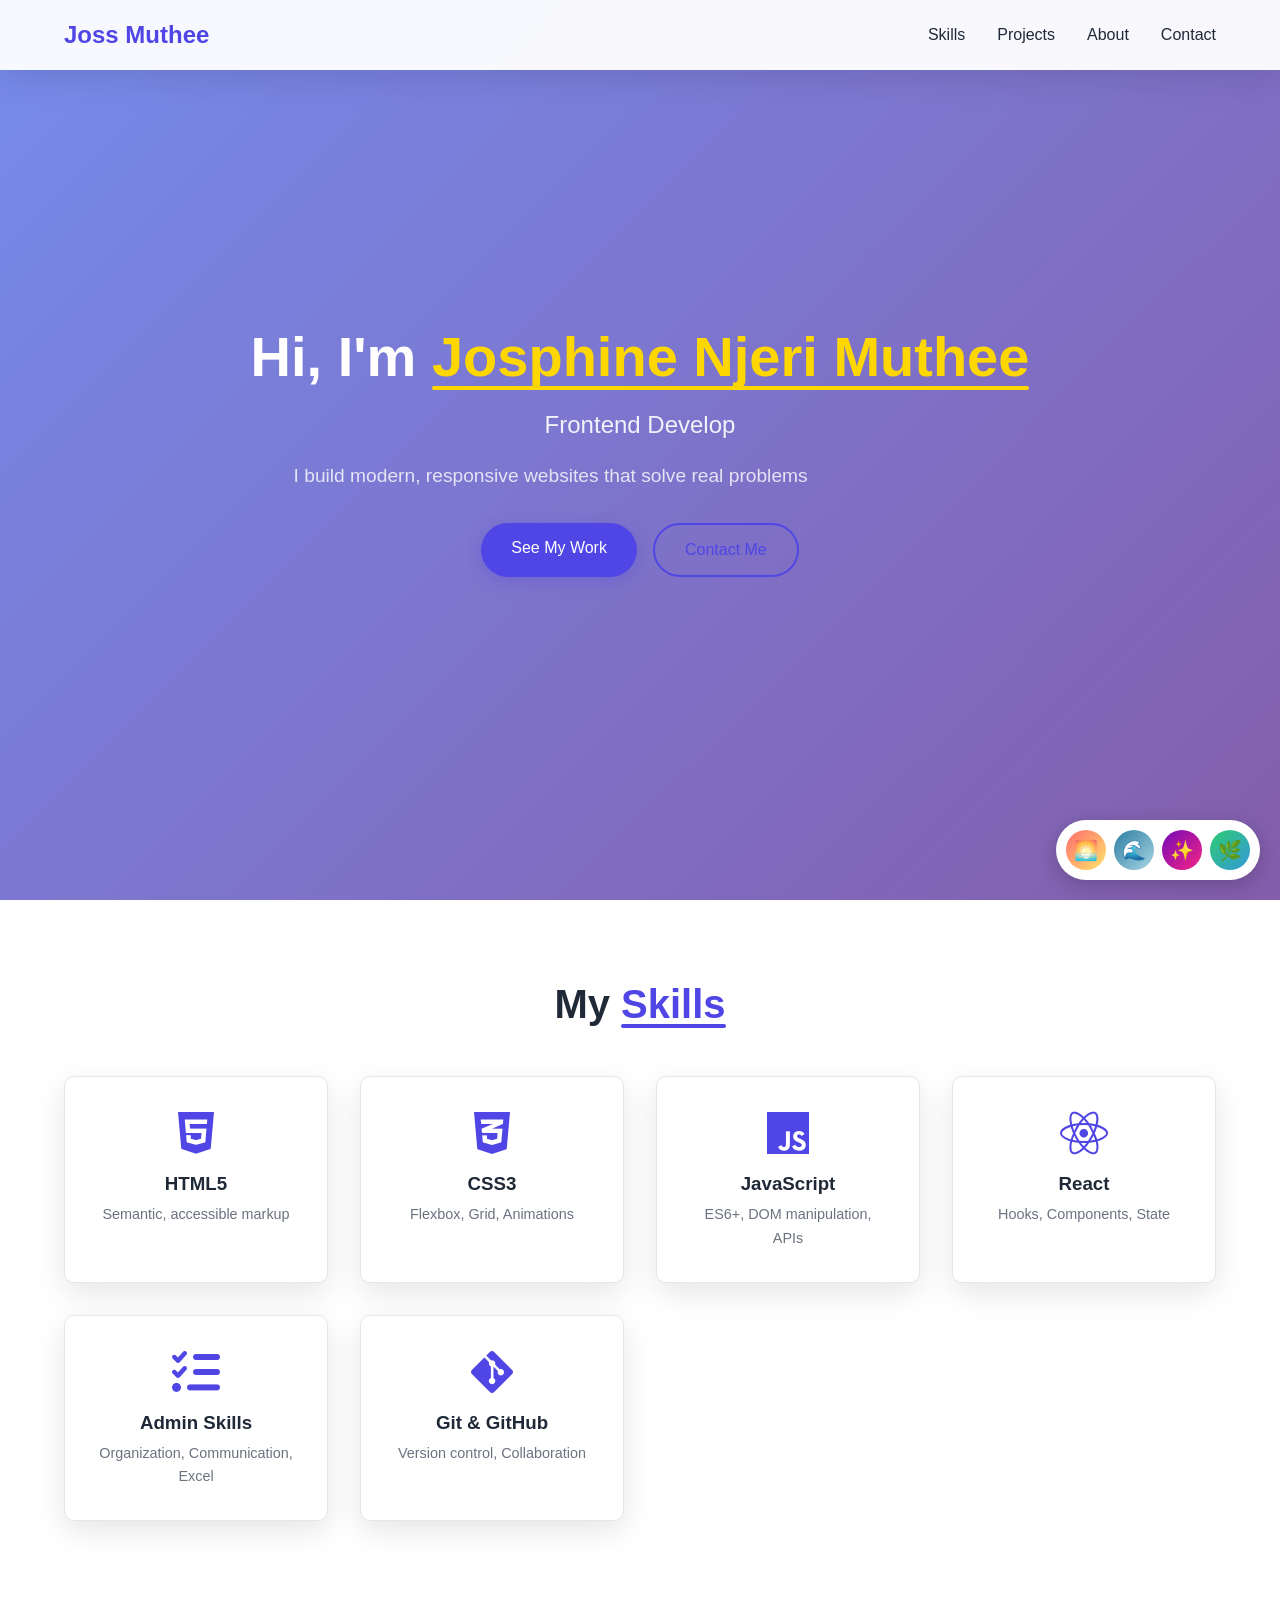
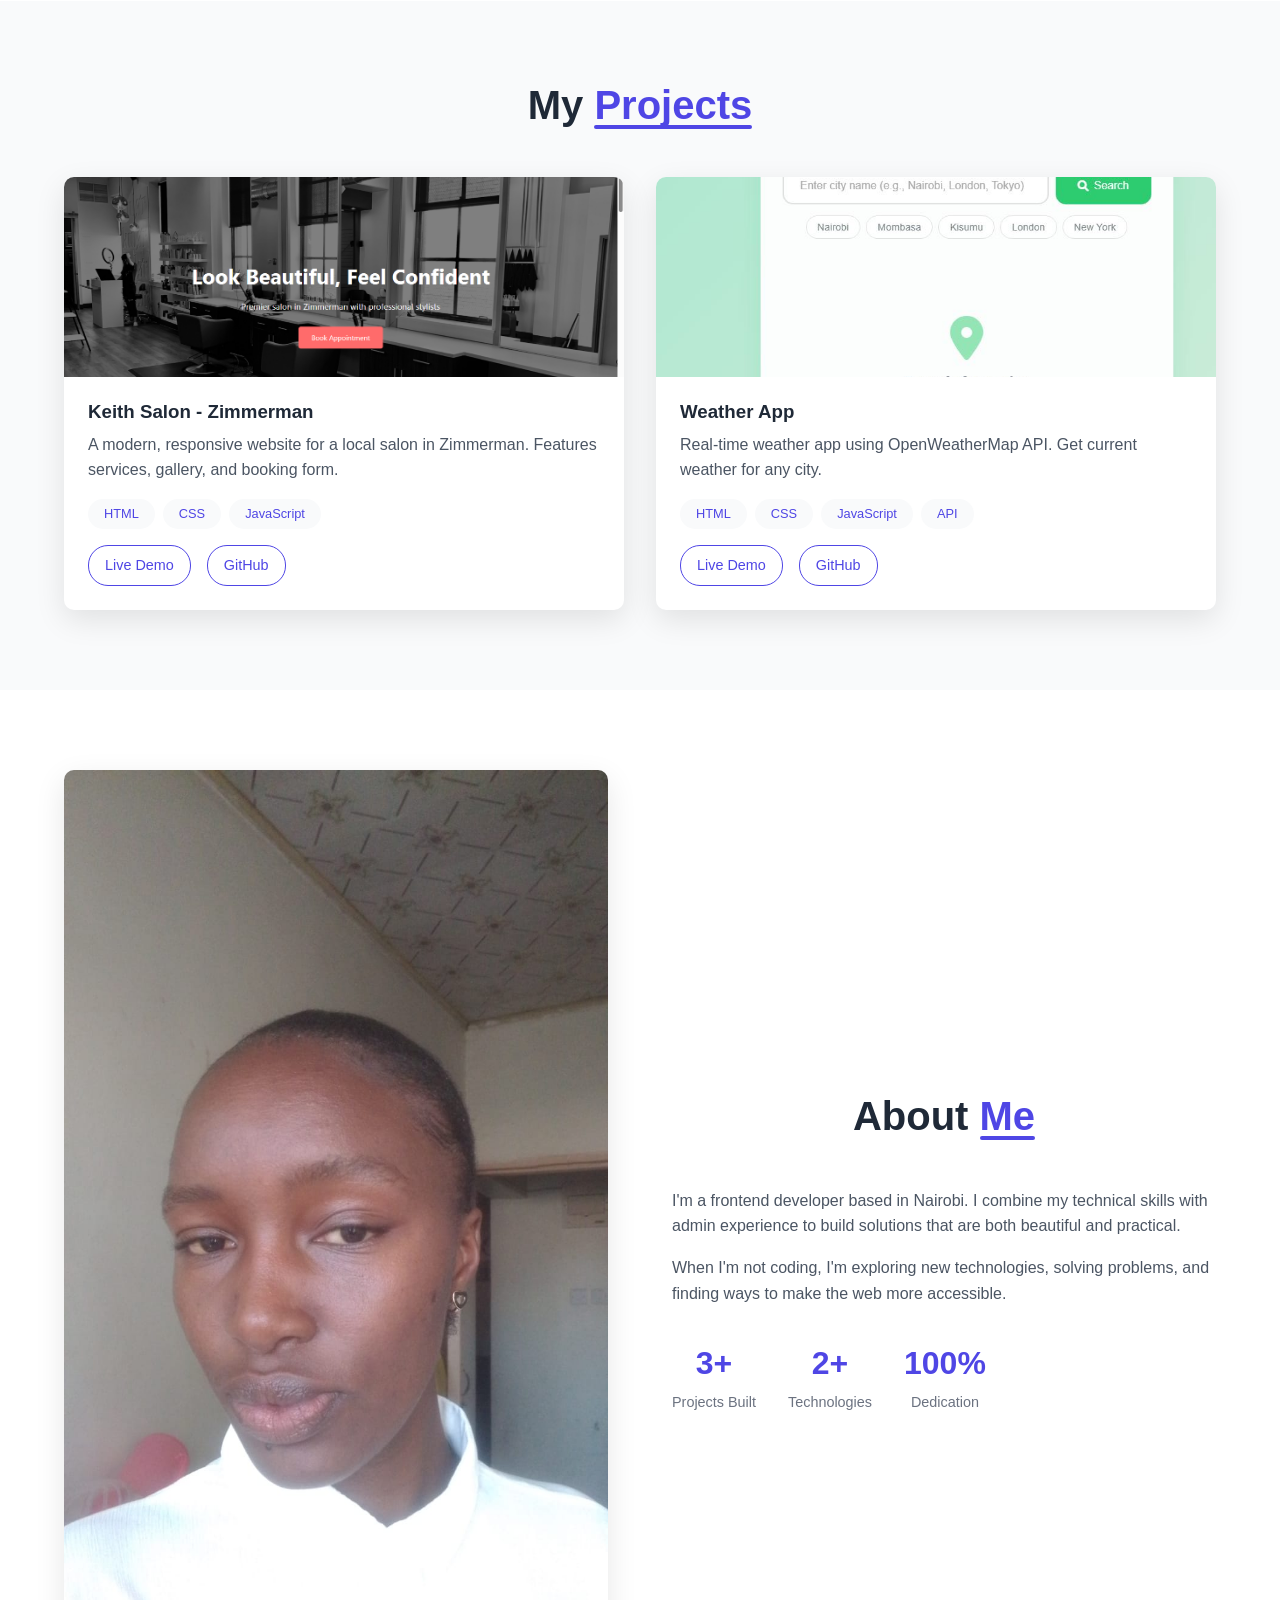
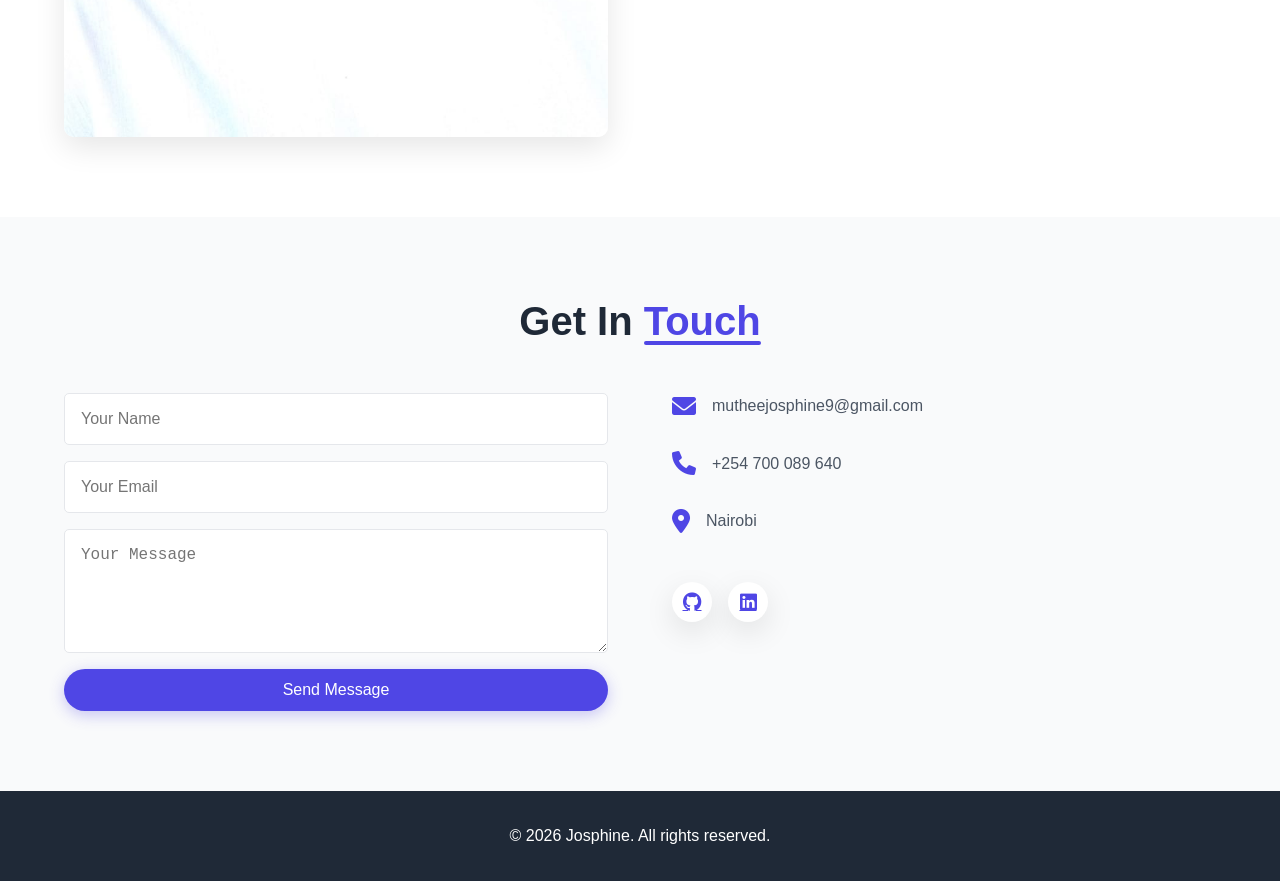
<file: index.html>
<!DOCTYPE html>
<html lang="en">
<head>
    <meta charset="UTF-8">
    <meta name="viewport" content="width=device-width, initial-scale=1.0">
    <title>Your Name - Frontend Developer</title>
    <link rel="stylesheet" href="style.css">
    <!-- Font Awesome for icons -->
    <link rel="stylesheet" href="https://cdnjs.cloudflare.com/ajax/libs/font-awesome/6.0.0/css/all.min.css">
</head>
<body>
    <!-- HERO SECTION -->
    <header class="hero">
        <nav class="navbar">
            <div class="logo">Joss Muthee</div>
            <ul class="nav-links">
                <li><a href="#skills">Skills</a></li>
                <li><a href="#projects">Projects</a></li>
                <li><a href="#about">About</a></li>
                <li><a href="#contact">Contact</a></li>
            </ul>
        </nav>
        
        <div class="hero-content">
            <h1 class="hero-title">Hi, I'm <span class="highlight">Josphine Njeri Muthee</span></h1>
            <p class="hero-subtitle">Frontend Developer from Nairobi, Kenya.</p>
            <p class="hero-description">I build modern, responsive websites that solve real problems</p>
            <div class="hero-buttons">
                <a href="#projects" class="btn btn-primary">See My Work</a>
                <a href="#contact" class="btn btn-secondary">Contact Me</a>
            </div>
        </div>
    </header>

    <!-- SKILLS SECTION -->
    <section id="skills" class="skills">
        <h2 class="section-title">My <span class="highlight">Skills</span></h2>
        <div class="skills-grid">
            <div class="skill-card">
                <i class="fab fa-html5 skill-icon"></i>
                <h3>HTML5</h3>
                <p>Semantic, accessible markup</p>
            </div>
            <div class="skill-card">
                <i class="fab fa-css3-alt skill-icon"></i>
                <h3>CSS3</h3>
                <p>Flexbox, Grid, Animations</p>
            </div>
            <div class="skill-card">
                <i class="fab fa-js skill-icon"></i>
                <h3>JavaScript</h3>
                <p>ES6+, DOM manipulation, APIs</p>
            </div>
            <div class="skill-card">
                <i class="fab fa-react skill-icon"></i>
                <h3>React</h3>
                <p>Hooks, Components, State</p>
            </div>
            <div class="skill-card">
                <i class="fas fa-tasks skill-icon"></i>
                <h3>Admin Skills</h3>
                <p>Organization, Communication, Excel</p>
            </div>
            <div class="skill-card">
                <i class="fab fa-git-alt skill-icon"></i>
                <h3>Git & GitHub</h3>
                <p>Version control, Collaboration</p>
            </div>
        </div>
    </section>

    <!-- PROJECTS SECTION in your main portfolio -->
<section id="projects" class="projects">
    <h2 class="section-title">My <span class="highlight">Projects</span></h2>
    <div class="projects-grid">
        
        <!-- Keith Salon Project -->
        <div class="project-card">
            <div class="project-image">
                <img src="images/keith-salon-preview.jpg" alt="Keith Salon Website">
            </div>
            <div class="project-content">
                <h3>Keith Salon - Zimmerman</h3>
                <p>A modern, responsive website for a local salon in Zimmerman. Features services, gallery, and booking form.</p>
                <div class="project-tech">
                    <span>HTML</span>
                    <span>CSS</span>
                    <span>JavaScript</span>
                </div>
                <div class="project-links">
                    <a href="salon-website/" class="btn-small">Live Demo</a>
                    <a href="https://github.com/JossMuthee/JossMuthee.github.io/tree/main/salon-website" class="btn-small">GitHub</a>
                </div>
            </div>
        </div>

        <!-- Weather App Project -->
        <div class="project-card">
            <div class="project-image">
                <img src="images/weather-app-preview.jpg" alt="Weather App">
            </div>
            <div class="project-content">
                <h3>Weather App</h3>
                <p>Real-time weather app using OpenWeatherMap API. Get current weather for any city.</p>
                <div class="project-tech">
                    <span>HTML</span>
                    <span>CSS</span>
                    <span>JavaScript</span>
                    <span>API</span>
                </div>
                <div class="project-links">
                    <a href="weather-app/" class="btn-small">Live Demo</a>
                    <a href="https://github.com/JossMuthee/JossMuthee.github.io/tree/main/weather-app" class="btn-small">GitHub</a>
                </div>
            </div>
        </div>
    </div>
</section>

    <!-- ABOUT SECTION -->
    <section id="about" class="about">
        <div class="about-container">
            <div class="about-image">
                <img src="images/my-photo.png" alt="Josphine Njeri Muthee">
            </div>
            <div class="about-content">
                <h2 class="section-title">About <span class="highlight">Me</span></h2>
                <p>I'm a frontend developer based in Nairobi. I combine my technical skills with admin experience to build solutions that are both beautiful and practical.</p>
                <p>When I'm not coding, I'm exploring new technologies, solving problems, and finding ways to make the web more accessible.</p>
                <div class="about-stats">
                    <div class="stat">
                        <span class="stat-number">3+</span>
                        <span class="stat-label">Projects Built</span>
                    </div>
                    <div class="stat">
                        <span class="stat-number">2+</span>
                        <span class="stat-label">Technologies</span>
                    </div>
                    <div class="stat">
                        <span class="stat-number">100%</span>
                        <span class="stat-label">Dedication</span>
                    </div>
                </div>
            </div>
        </div>
    </section>

    <!-- CONTACT SECTION -->
    <section id="contact" class="contact">
        <h2 class="section-title">Get In <span class="highlight">Touch</span></h2>
        <div class="contact-container">
            <form class="contact-form">
                <input type="text" placeholder="Your Name" required>
                <input type="email" placeholder="Your Email" required>
                <textarea placeholder="Your Message" rows="5" required></textarea>
                <button type="submit" class="btn btn-primary">Send Message</button>
            </form>
            <div class="contact-info">
                <div class="contact-item">
                    <i class="fas fa-envelope"></i>
                    <p>mutheejosphine9@gmail.com</p>
                </div>
                <div class="contact-item">
                    <i class="fas fa-phone"></i>
                    <p>+254 700 089 640</p>
                </div>
                <div class="contact-item">
                    <i class="fas fa-map-marker-alt"></i>
                    <p>Nairobi</p>
                </div>
                <div class="social-links">
                    <a href="https://github.com/JossMuthee" target="_blank"><i class="fab fa-github"></i></a>
                    <a href="https://www.linkedin.com/in/josphine-njeri-muthee" target="_blank"><i class="fab fa-linkedin"></i></a>
                </div>
            </div>
        </div>
    </section>

    <!-- FOOTER -->
    <footer class="footer">
        <p>&copy; 2026 Josphine. All rights reserved.</p>
    </footer>

    <div class="theme-picker">
    <button class="theme-btn" data-theme="sunset">🌅</button>
    <button class="theme-btn" data-theme="ocean">🌊</button>
    <button class="theme-btn" data-theme="galaxy">✨</button>
    <button class="theme-btn" data-theme="mint">🌿</button>
</div>

    <script src="script.js"></script>
</body>
</html>
</file>
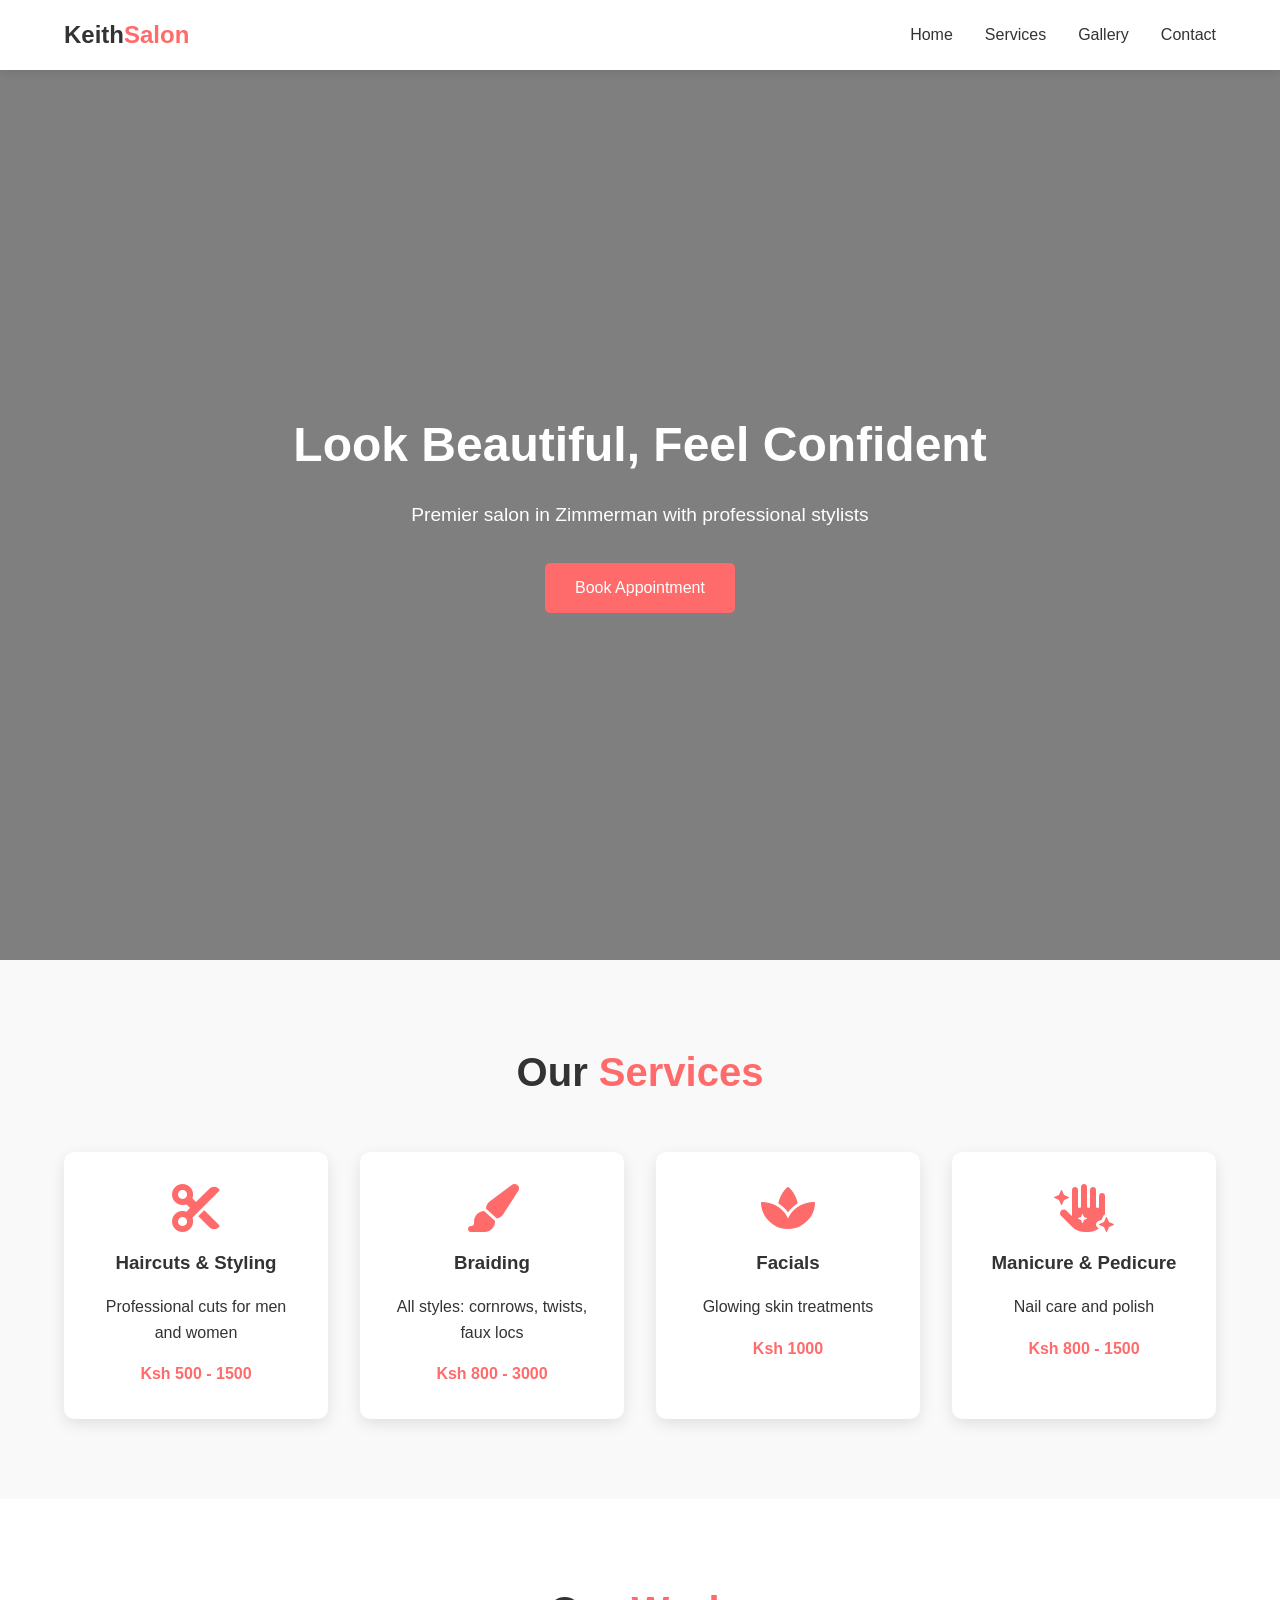
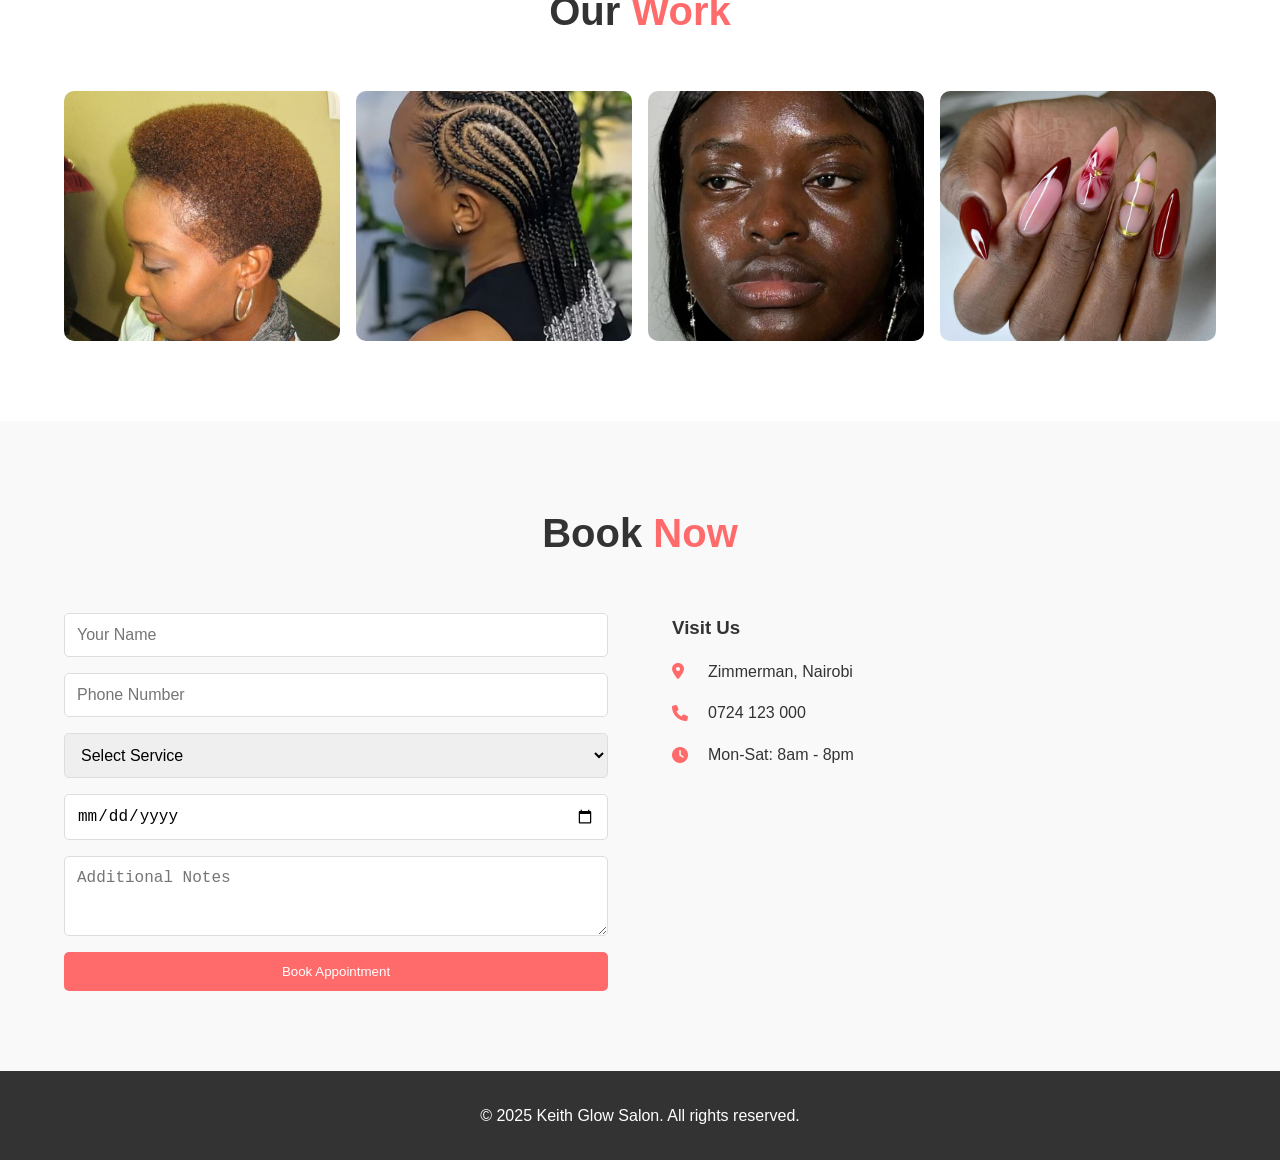
<file: salon-website/index.html>
<!DOCTYPE html>
<html lang="en">
<head>
    <meta charset="UTF-8">
    <meta name="viewport" content="width=device-width, initial-scale=1.0">
    <title>Keith Glow Salon - Zimmerman</title>
    <link rel="stylesheet" href="style.css">
    <!-- Font Awesome for icons -->
    <link rel="stylesheet" href="https://cdnjs.cloudflare.com/ajax/libs/font-awesome/6.0.0/css/all.min.css">
</head>
<body>
    <!-- Navigation -->
    <nav class="navbar">
        <div class="logo">Keith<span>Salon</span></div>
        <ul class="nav-links">
            <li><a href="#home">Home</a></li>
            <li><a href="#services">Services</a></li>
            <li><a href="#gallery">Gallery</a></li>
            <li><a href="#contact">Contact</a></li>
        </ul>
    </nav>

    <!-- Hero Section -->
    <section id="home" class="hero">
        <div class="hero-content">
            <h1>Look Beautiful, Feel Confident</h1>
            <p>Premier salon in Zimmerman with professional stylists</p>
            <a href="#contact" class="btn">Book Appointment</a>
        </div>
    </section>

    <!-- Services Section -->
    <section id="services" class="services">
        <h2>Our <span>Services</span></h2>
        <div class="services-grid">
            <div class="service-card">
                <i class="fas fa-cut"></i>
                <h3>Haircuts & Styling</h3>
                <p>Professional cuts for men and women</p>
                <p class="price">Ksh 500 - 1500</p>
            </div>
            <div class="service-card">
                <i class="fas fa-paint-brush"></i>
                <h3>Braiding</h3>
                <p>All styles: cornrows, twists, faux locs</p>
                <p class="price">Ksh 800 - 3000</p>
            </div>
            <div class="service-card">
                <i class="fas fa-spa"></i>
                <h3>Facials</h3>
                <p>Glowing skin treatments</p>
                <p class="price">Ksh 1000</p>
            </div>
            <div class="service-card">
                <i class="fas fa-hand-sparkles"></i>
                <h3>Manicure & Pedicure</h3>
                <p>Nail care and polish</p>
                <p class="price">Ksh 800 - 1500</p>
            </div>
        </div>
    </section>

    <!-- Gallery Section -->
    <section id="gallery" class="gallery">
     <h2>Our <span>Work</span></h2>
     <div class="gallery-grid">
        <!-- African woman getting a haircut -->
        <div class="gallery-item">
            <img src="images/haircut.jpg" alt="Beautiful Haircut at Keith Salon">
        </div>
        
        <!-- Close-up of braiding process -->
        <div class="gallery-item">
            <img src="images/braiding.jpg" alt="Professional braiding">
        </div>
        
        <!-- Happy client after facial -->
        <div class="gallery-item">
            <img src="images/facial.jpg" alt="Happy client at Keith Salon">
        </div>
        
        <!-- Nails -->
        <div class="gallery-item">
            <img src="images/nails.jpg" alt="Nails styling">
        </div>
    </div>
    </section>
    <!-- Contact Section -->
    <section id="contact" class="contact">
        <h2>Book <span>Now</span></h2>
        <div class="contact-container">
            <form class="contact-form">
                <input type="text" placeholder="Your Name" required>
                <input type="tel" placeholder="Phone Number" required>
                <select required>
                    <option value="">Select Service</option>
                    <option>Haircut</option>
                    <option>Braiding</option>
                    <option>Facial</option>
                    <option>Manicure/Pedicure</option>
                </select>
                <input type="date" required>
                <textarea placeholder="Additional Notes" rows="3"></textarea>
                <button type="submit" class="btn">Book Appointment</button>
            </form>
            <div class="contact-info">
                <h3>Visit Us</h3>
                <p><i class="fas fa-map-marker-alt"></i> Zimmerman, Nairobi</p>
                <p><i class="fas fa-phone"></i> 0724 123 000</p>
                <p><i class="fas fa-clock"></i> Mon-Sat: 8am - 8pm</p>
            </div>
        </div>
    </section>

    <!-- Footer -->
    <footer>
        <p>&copy; 2025 Keith Glow Salon. All rights reserved.</p>
    </footer>

    <script src="script.js"></script>
</body>
</html>
</file>
<file: style.css>
/* Modern CSS Reset */
* {
    margin: 0;
    padding: 0;
    box-sizing: border-box;
}

/* Smooth scrolling */
html {
    scroll-behavior: smooth;
}

/* Variables for easy theme changes */
:root {
    --primary-color: #4f46e5;
    --secondary-color: #818cf8;
    --dark-color: #1f2937;
    --light-color: #f9fafb;
    --text-color: #4b5563;
    --white: #ffffff;
    --shadow: 0 10px 30px rgba(0, 0, 0, 0.1);
    --transition: all 0.3s ease;
}

body {
    font-family: -apple-system, BlinkMacSystemFont, 'Segoe UI', Roboto, Oxygen, Ubuntu, sans-serif;
    line-height: 1.6;
    color: var(--text-color);
    overflow-x: hidden;
}

/* Typography */
h1, h2, h3, h4 {
    line-height: 1.2;
    color: var(--dark-color);
}

.section-title {
    font-size: 2.5rem;
    text-align: center;
    margin-bottom: 3rem;
    position: relative;
}

.highlight {
    color: var(--primary-color);
    position: relative;
    display: inline-block;
}

.highlight::after {
    content: '';
    position: absolute;
    bottom: 0;
    left: 0;
    width: 100%;
    height: 4px;
    background: var(--primary-color);
    border-radius: 2px;
}

/* Buttons */
.btn {
    display: inline-block;
    padding: 12px 30px;
    border-radius: 30px;
    text-decoration: none;
    font-weight: 500;
    transition: var(--transition);
    cursor: pointer;
    border: none;
    font-size: 1rem;
}

.btn-primary {
    background: var(--primary-color);
    color: var(--white);
    box-shadow: 0 4px 15px rgba(79, 70, 229, 0.3);
}

.btn-primary:hover {
    background: var(--secondary-color);
    transform: translateY(-2px);
    box-shadow: 0 6px 20px rgba(79, 70, 229, 0.4);
}

.btn-secondary {
    background: transparent;
    color: var(--primary-color);
    border: 2px solid var(--primary-color);
}

.btn-secondary:hover {
    background: var(--primary-color);
    color: var(--white);
    transform: translateY(-2px);
}

/* Navigation */
.navbar {
    position: fixed;
    top: 0;
    width: 100%;
    display: flex;
    justify-content: space-between;
    align-items: center;
    padding: 1rem 5%;
    background: rgba(255, 255, 255, 0.95);
    backdrop-filter: blur(10px);
    box-shadow: var(--shadow);
    z-index: 1000;
}

.logo {
    font-size: 1.5rem;
    font-weight: bold;
    color: var(--primary-color);
}

.nav-links {
    display: flex;
    list-style: none;
    gap: 2rem;
}

.nav-links a {
    text-decoration: none;
    color: var(--dark-color);
    font-weight: 500;
    transition: var(--transition);
    position: relative;
}

.nav-links a::after {
    content: '';
    position: absolute;
    bottom: -5px;
    left: 0;
    width: 0;
    height: 2px;
    background: var(--primary-color);
    transition: var(--transition);
}

.nav-links a:hover {
    color: var(--primary-color);
}

.nav-links a:hover::after {
    width: 100%;
}

/* Hero Section */
.hero {
    min-height: 100vh;
    display: flex;
    flex-direction: column;
    justify-content: center;
    align-items: center;
    text-align: center;
    padding: 0 5%;
    background: linear-gradient(135deg, #667eea 0%, #764ba2 100%);
    color: var(--white);
    position: relative;
    overflow: hidden;
}

.hero::before {
    content: '';
    position: absolute;
    width: 200%;
    height: 200%;
    background: rgba(255, 255, 255, 0.1);
    transform: rotate(45deg);
    top: -50%;
    left: -50%;
}

.hero-content {
    position: relative;
    z-index: 1;
}

.hero-title {
    font-size: 3.5rem;
    margin-bottom: 1rem;
    color: var(--white);
}

.hero-title .highlight {
    color: #ffd700;
}

.hero-title .highlight::after {
    background: #ffd700;
}

.hero-subtitle {
    font-size: 1.5rem;
    margin-bottom: 1rem;
    opacity: 0.9;
}

.hero-description {
    font-size: 1.2rem;
    margin-bottom: 2rem;
    max-width: 600px;
    opacity: 0.8;
}

.hero-buttons {
    display: flex;
    gap: 1rem;
    justify-content: center;
}

/* Skills Section */
.skills {
    padding: 5rem 5%;
    background: var(--white);
}

.skills-grid {
    display: grid;
    grid-template-columns: repeat(auto-fit, minmax(250px, 1fr));
    gap: 2rem;
    max-width: 1200px;
    margin: 0 auto;
}

.skill-card {
    padding: 2rem;
    background: var(--white);
    border-radius: 10px;
    box-shadow: var(--shadow);
    transition: var(--transition);
    text-align: center;
    border: 1px solid #e5e7eb;
}

.skill-card:hover {
    transform: translateY(-5px);
    box-shadow: 0 15px 40px rgba(0, 0, 0, 0.1);
}

.skill-icon {
    font-size: 3rem;
    margin-bottom: 1rem;
    color: var(--primary-color);
}

.skill-card h3 {
    margin-bottom: 0.5rem;
}

.skill-card p {
    font-size: 0.9rem;
    color: #6b7280;
}

/* Projects Section */
.projects {
    padding: 5rem 5%;
    background: var(--light-color);
}

.projects-grid {
    display: grid;
    grid-template-columns: repeat(auto-fit, minmax(350px, 1fr));
    gap: 2rem;
    max-width: 1200px;
    margin: 0 auto;
}

.project-card {
    background: var(--white);
    border-radius: 10px;
    overflow: hidden;
    box-shadow: var(--shadow);
    transition: var(--transition);
}

.project-card:hover {
    transform: translateY(-5px);
    box-shadow: 0 20px 40px rgba(0, 0, 0, 0.15);
}

.project-image {
    width: 100%;
    height: 200px;
    overflow: hidden;
}

.project-image img {
    width: 100%;
    height: 100%;
    object-fit: cover;
    transition: var(--transition);
}

.project-card:hover .project-image img {
    transform: scale(1.1);
}

.project-content {
    padding: 1.5rem;
}

.project-content h3 {
    margin-bottom: 0.5rem;
}

.project-tech {
    display: flex;
    flex-wrap: wrap;
    gap: 0.5rem;
    margin: 1rem 0;
}

.project-tech span {
    padding: 0.3rem 1rem;
    background: var(--light-color);
    border-radius: 20px;
    font-size: 0.8rem;
    font-weight: 500;
    color: var(--primary-color);
}

.project-links {
    display: flex;
    gap: 1rem;
}

.btn-small {
    padding: 0.5rem 1rem;
    border-radius: 20px;
    text-decoration: none;
    font-size: 0.9rem;
    font-weight: 500;
    transition: var(--transition);
    border: 1px solid var(--primary-color);
    color: var(--primary-color);
}

.btn-small:hover {
    background: var(--primary-color);
    color: var(--white);
}

/* About Section */
.about {
    padding: 5rem 5%;
    background: var(--white);
}

.about-container {
    display: grid;
    grid-template-columns: 1fr 1fr;
    gap: 4rem;
    max-width: 1200px;
    margin: 0 auto;
    align-items: center;
}

.about-image {
    width: 100%;
    border-radius: 10px;
    overflow: hidden;
    box-shadow: var(--shadow);
}

.about-image img {
    width: 100%;
    height: auto;
    display: block;
}

.about-content p {
    margin-bottom: 1rem;
}

.about-stats {
    display: flex;
    gap: 2rem;
    margin-top: 2rem;
}

.stat {
    text-align: center;
}

.stat-number {
    display: block;
    font-size: 2rem;
    font-weight: bold;
    color: var(--primary-color);
}

.stat-label {
    font-size: 0.9rem;
    color: #6b7280;
}

/* Contact Section */
.contact {
    padding: 5rem 5%;
    background: var(--light-color);
}

.contact-container {
    display: grid;
    grid-template-columns: 1fr 1fr;
    gap: 4rem;
    max-width: 1200px;
    margin: 0 auto;
}

.contact-form {
    display: flex;
    flex-direction: column;
    gap: 1rem;
}

.contact-form input,
.contact-form textarea {
    width: 100%;
    padding: 1rem;
    border: 1px solid #e5e7eb;
    border-radius: 5px;
    font-size: 1rem;
    transition: var(--transition);
}

.contact-form input:focus,
.contact-form textarea:focus {
    outline: none;
    border-color: var(--primary-color);
    box-shadow: 0 0 0 3px rgba(79, 70, 229, 0.1);
}

.contact-info {
    display: flex;
    flex-direction: column;
    gap: 2rem;
}

.contact-item {
    display: flex;
    align-items: center;
    gap: 1rem;
}

.contact-item i {
    font-size: 1.5rem;
    color: var(--primary-color);
}

.social-links {
    display: flex;
    gap: 1rem;
    margin-top: 1rem;
}

.social-links a {
    display: flex;
    align-items: center;
    justify-content: center;
    width: 40px;
    height: 40px;
    background: var(--white);
    border-radius: 50%;
    color: var(--primary-color);
    font-size: 1.2rem;
    transition: var(--transition);
    box-shadow: var(--shadow);
}

.social-links a:hover {
    background: var(--primary-color);
    color: var(--white);
    transform: translateY(-3px);
}

/* Footer */
.footer {
    padding: 2rem;
    text-align: center;
    background: var(--dark-color);
    color: var(--white);
}

/* Responsive Design */
@media (max-width: 768px) {
    .navbar {
        padding: 1rem;
    }
    
    .nav-links {
        display: none;
    }
    
    .hero-title {
        font-size: 2.5rem;
    }
    
    .hero-subtitle {
        font-size: 1.2rem;
    }
    
    .hero-buttons {
        flex-direction: column;
    }
    
    .about-container,
    .contact-container {
        grid-template-columns: 1fr;
        gap: 2rem;
    }
    
    .section-title {
        font-size: 2rem;
    }
    
    .projects-grid {
        grid-template-columns: 1fr;
    }
    
    .about-stats {
        flex-direction: column;
        gap: 1rem;
    }
}

/* Animations */
@keyframes fadeIn {
    from {
        opacity: 0;
        transform: translateY(20px);
    }
    to {
        opacity: 1;
        transform: translateY(0);
    }
}

.hero-content,
.skill-card,
.project-card,
.about-content {
    animation: fadeIn 1s ease-out;
}

.theme-picker {
    position: fixed;
    bottom: 20px;
    right: 20px;
    display: flex;
    gap: 8px;
    background: white;
    padding: 10px;
    border-radius: 40px;
    box-shadow: 0 5px 20px rgba(0,0,0,0.2);
    z-index: 1000;
}

.theme-btn {
    width: 40px;
    height: 40px;
    border: none;
    border-radius: 50%;
    cursor: pointer;
    font-size: 1.2rem;
    transition: all 0.3s ease;
    background: white;
}

.theme-btn:hover {
    transform: scale(1.1);
    box-shadow: 0 5px 15px rgba(0,0,0,0.2);
}

.theme-btn[data-theme="sunset"] { background: linear-gradient(135deg, #ff6b6b, #ffe66d); }
.theme-btn[data-theme="ocean"] { background: linear-gradient(135deg, #2c7da0, #a9d6e5); }
.theme-btn[data-theme="galaxy"] { background: linear-gradient(135deg, #7209b7, #f72585); }
.theme-btn[data-theme="mint"] { background: linear-gradient(135deg, #2ecc71, #3498db); }
</file>
<file: salon-website/style.css>
* {
    margin: 0;
    padding: 0;
    box-sizing: border-box;
}

body {
    font-family: 'Segoe UI', Tahoma, Geneva, Verdana, sans-serif;
    line-height: 1.6;
    color: #333;
}

/* Navigation */
.navbar {
    position: fixed;
    top: 0;
    width: 100%;
    display: flex;
    justify-content: space-between;
    align-items: center;
    padding: 1rem 5%;
    background: white;
    box-shadow: 0 2px 10px rgba(0,0,0,0.1);
    z-index: 1000;
}

.logo {
    font-size: 1.5rem;
    font-weight: bold;
    color: #333;
}

.logo span {
    color: #ff6b6b;
}

.nav-links {
    display: flex;
    list-style: none;
    gap: 2rem;
}

.nav-links a {
    text-decoration: none;
    color: #333;
    font-weight: 500;
    transition: color 0.3s;
}

.nav-links a:hover {
    color: #ff6b6b;
}

/* Hero Section */
.hero {
    height: 100vh;
    background: linear-gradient(rgba(0,0,0,0.5), rgba(0,0,0,0.5)),
                url('https://images.unsplash.com/photo-1560066984-138dadb4c035?w=1600') center/cover;
    display: flex;
    align-items: center;
    justify-content: center;
    text-align: center;
    color: white;
    margin-top: 60px;
}

.hero-content h1 {
    font-size: 3rem;
    margin-bottom: 1rem;
}

.hero-content p {
    font-size: 1.2rem;
    margin-bottom: 2rem;
}

.btn {
    display: inline-block;
    padding: 12px 30px;
    background: #ff6b6b;
    color: white;
    text-decoration: none;
    border-radius: 5px;
    transition: background 0.3s;
    border: none;
    cursor: pointer;
}

.btn:hover {
    background: #ff5252;
}

/* Services Section */
.services {
    padding: 5rem 5%;
    background: #f9f9f9;
}

.services h2, .gallery h2, .contact h2 {
    text-align: center;
    font-size: 2.5rem;
    margin-bottom: 3rem;
}

.services h2 span, .gallery h2 span, .contact h2 span {
    color: #ff6b6b;
}

.services-grid {
    display: grid;
    grid-template-columns: repeat(auto-fit, minmax(250px, 1fr));
    gap: 2rem;
    max-width: 1200px;
    margin: 0 auto;
}

.service-card {
    background: white;
    padding: 2rem;
    text-align: center;
    border-radius: 10px;
    box-shadow: 0 5px 15px rgba(0,0,0,0.1);
    transition: transform 0.3s;
}

.service-card:hover {
    transform: translateY(-5px);
}

.service-card i {
    font-size: 3rem;
    color: #ff6b6b;
    margin-bottom: 1rem;
}

.service-card h3 {
    margin-bottom: 1rem;
}

.price {
    color: #ff6b6b;
    font-weight: bold;
    margin-top: 1rem;
}

/* Gallery Section */
.gallery {
    padding: 5rem 5%;
}

.gallery-grid {
    display: grid;
    grid-template-columns: repeat(auto-fit, minmax(250px, 1fr));
    gap: 1rem;
    max-width: 1200px;
    margin: 0 auto;
}

.gallery-item {
    height: 250px;
    overflow: hidden;
    border-radius: 10px;
}

.gallery-item img {
    width: 100%;
    height: 100%;
    object-fit: cover;
    transition: transform 0.3s;
}

.gallery-item:hover img {
    transform: scale(1.1);
}

/* Contact Section */
.contact {
    padding: 5rem 5%;
    background: #f9f9f9;
}

.contact-container {
    display: grid;
    grid-template-columns: 1fr 1fr;
    gap: 4rem;
    max-width: 1200px;
    margin: 0 auto;
}

.contact-form {
    display: flex;
    flex-direction: column;
    gap: 1rem;
}

.contact-form input,
.contact-form select,
.contact-form textarea {
    padding: 12px;
    border: 1px solid #ddd;
    border-radius: 5px;
    font-size: 1rem;
}

.contact-info h3 {
    margin-bottom: 1rem;
}

.contact-info p {
    margin: 1rem 0;
    display: flex;
    align-items: center;
    gap: 1rem;
}

.contact-info i {
    color: #ff6b6b;
    width: 20px;
}

/* Footer */
footer {
    text-align: center;
    padding: 2rem;
    background: #333;
    color: white;
}

/* Responsive */
@media (max-width: 768px) {
    .nav-links {
        display: none;
    }
    
    .hero-content h1 {
        font-size: 2rem;
    }
    
    .contact-container {
        grid-template-columns: 1fr;
    }
}
</file>
